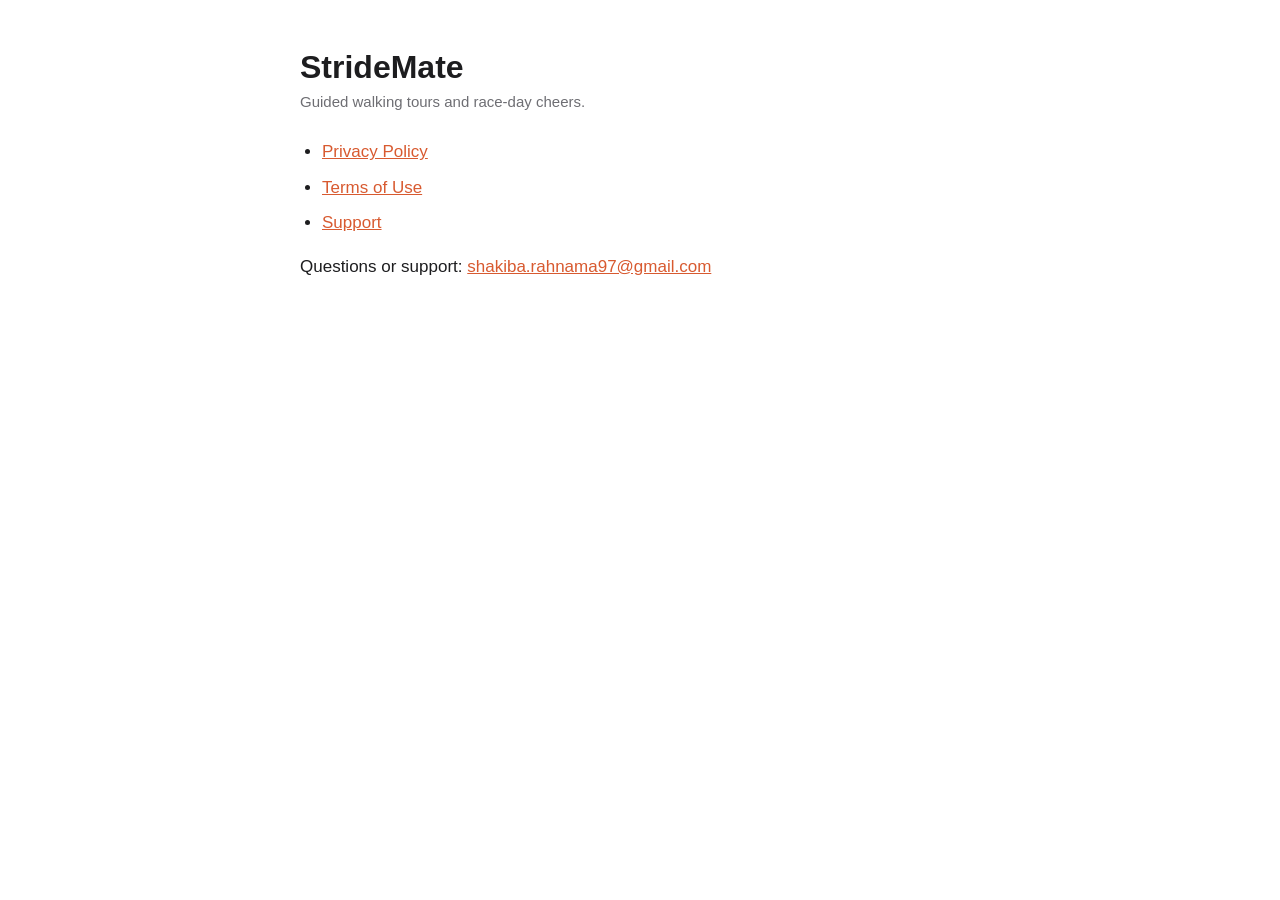
<file: index.html>
<!doctype html>
<html lang="en">
<head>
<meta charset="utf-8">
<meta name="viewport" content="width=device-width, initial-scale=1">
<title>StrideMate — Legal</title>
<link rel="stylesheet" href="style.css">
</head>
<body>
<main>
<h1>StrideMate</h1>
<p class="meta">Guided walking tours and race-day cheers.</p>
<ul>
  <li><a href="privacy.html">Privacy Policy</a></li>
  <li><a href="terms.html">Terms of Use</a></li>
  <li><a href="support.html">Support</a></li>
</ul>
<p>Questions or support: <a href="mailto:shakiba.rahnama97@gmail.com">shakiba.rahnama97@gmail.com</a></p>
</main>
</body>
</html>
</file>
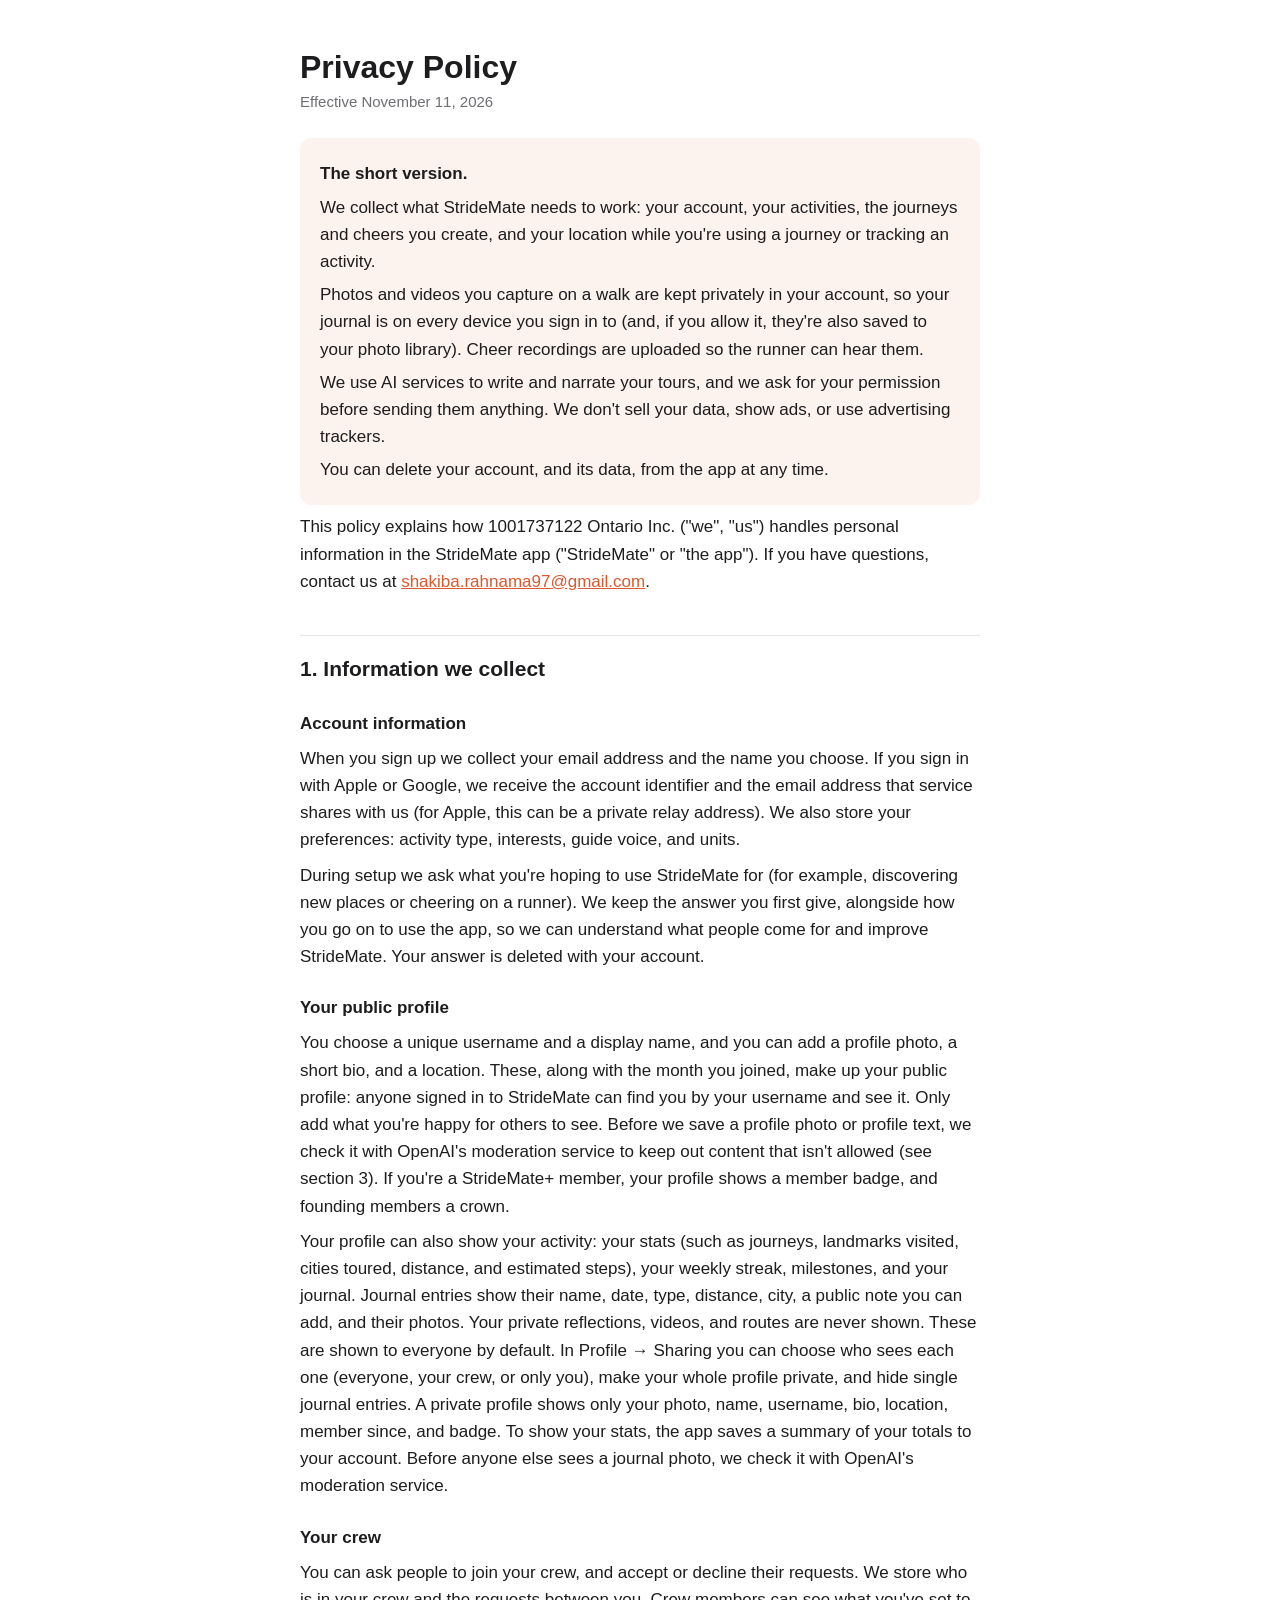
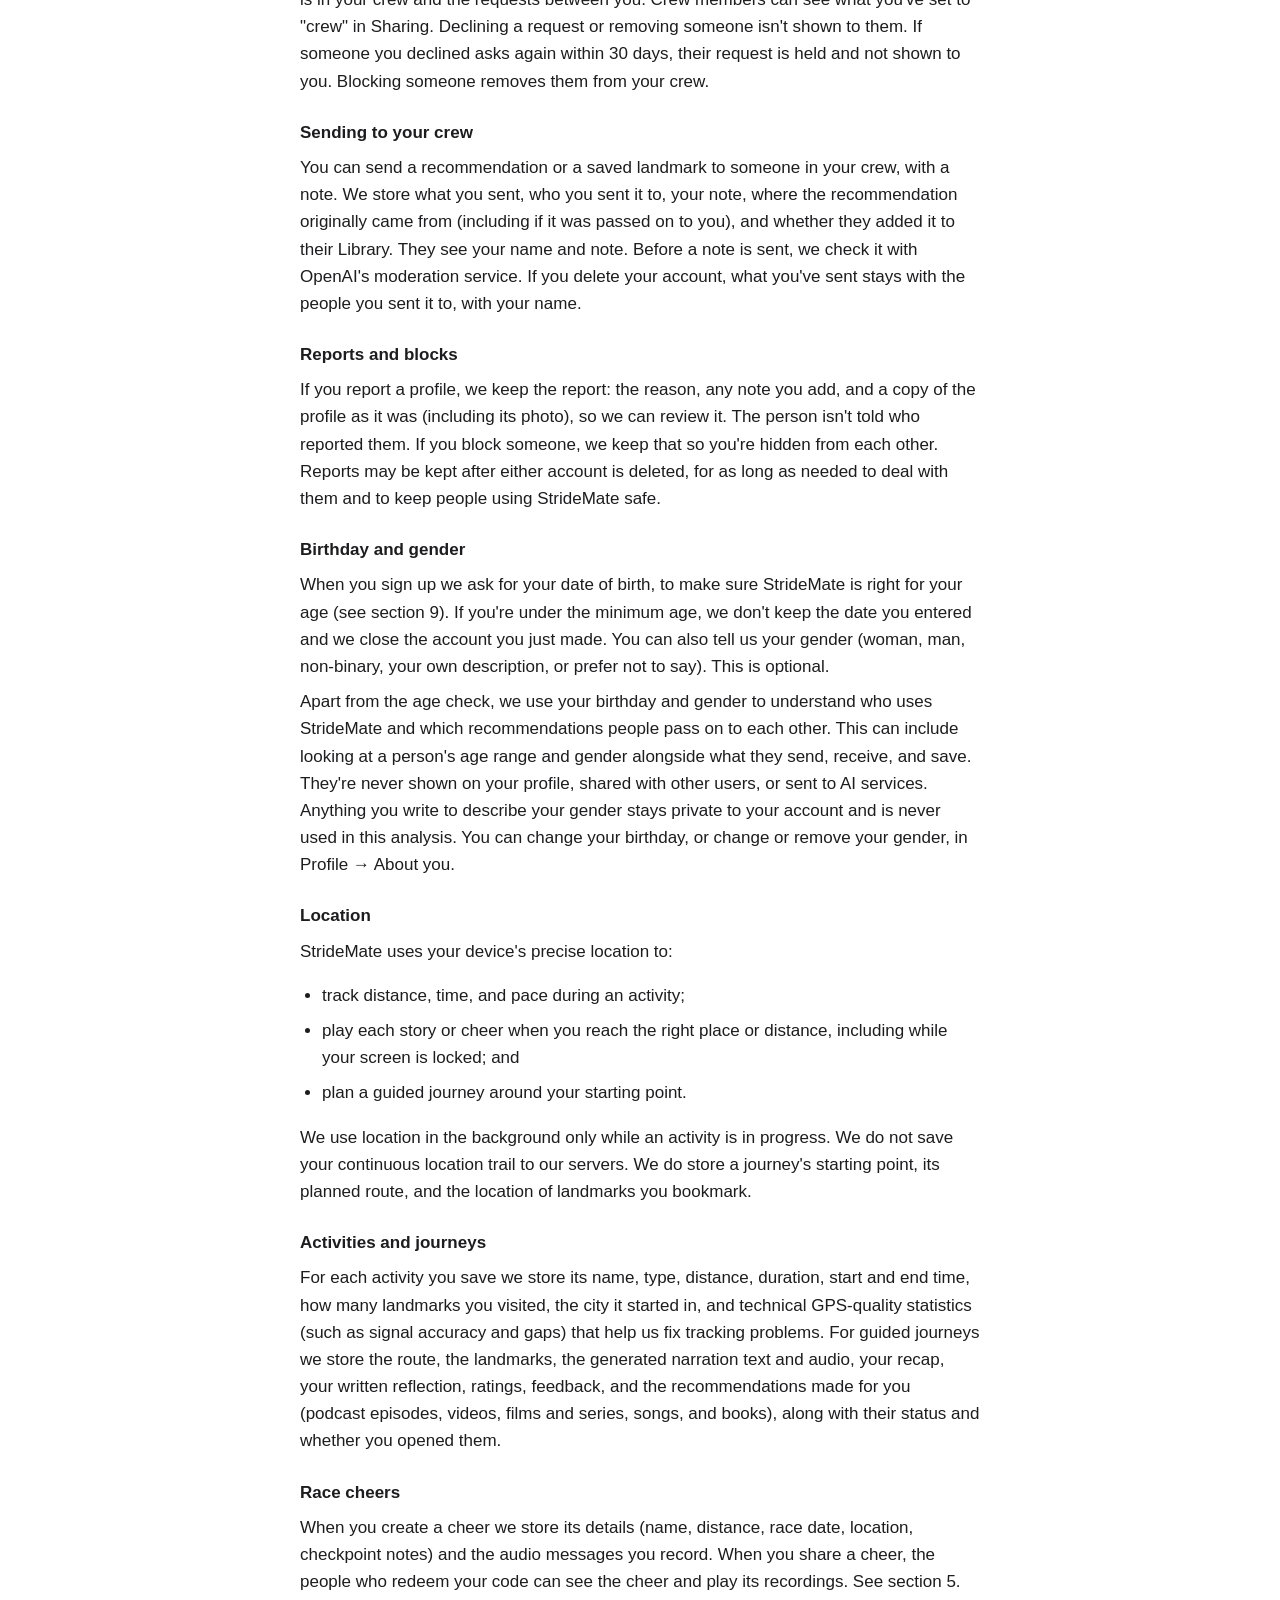
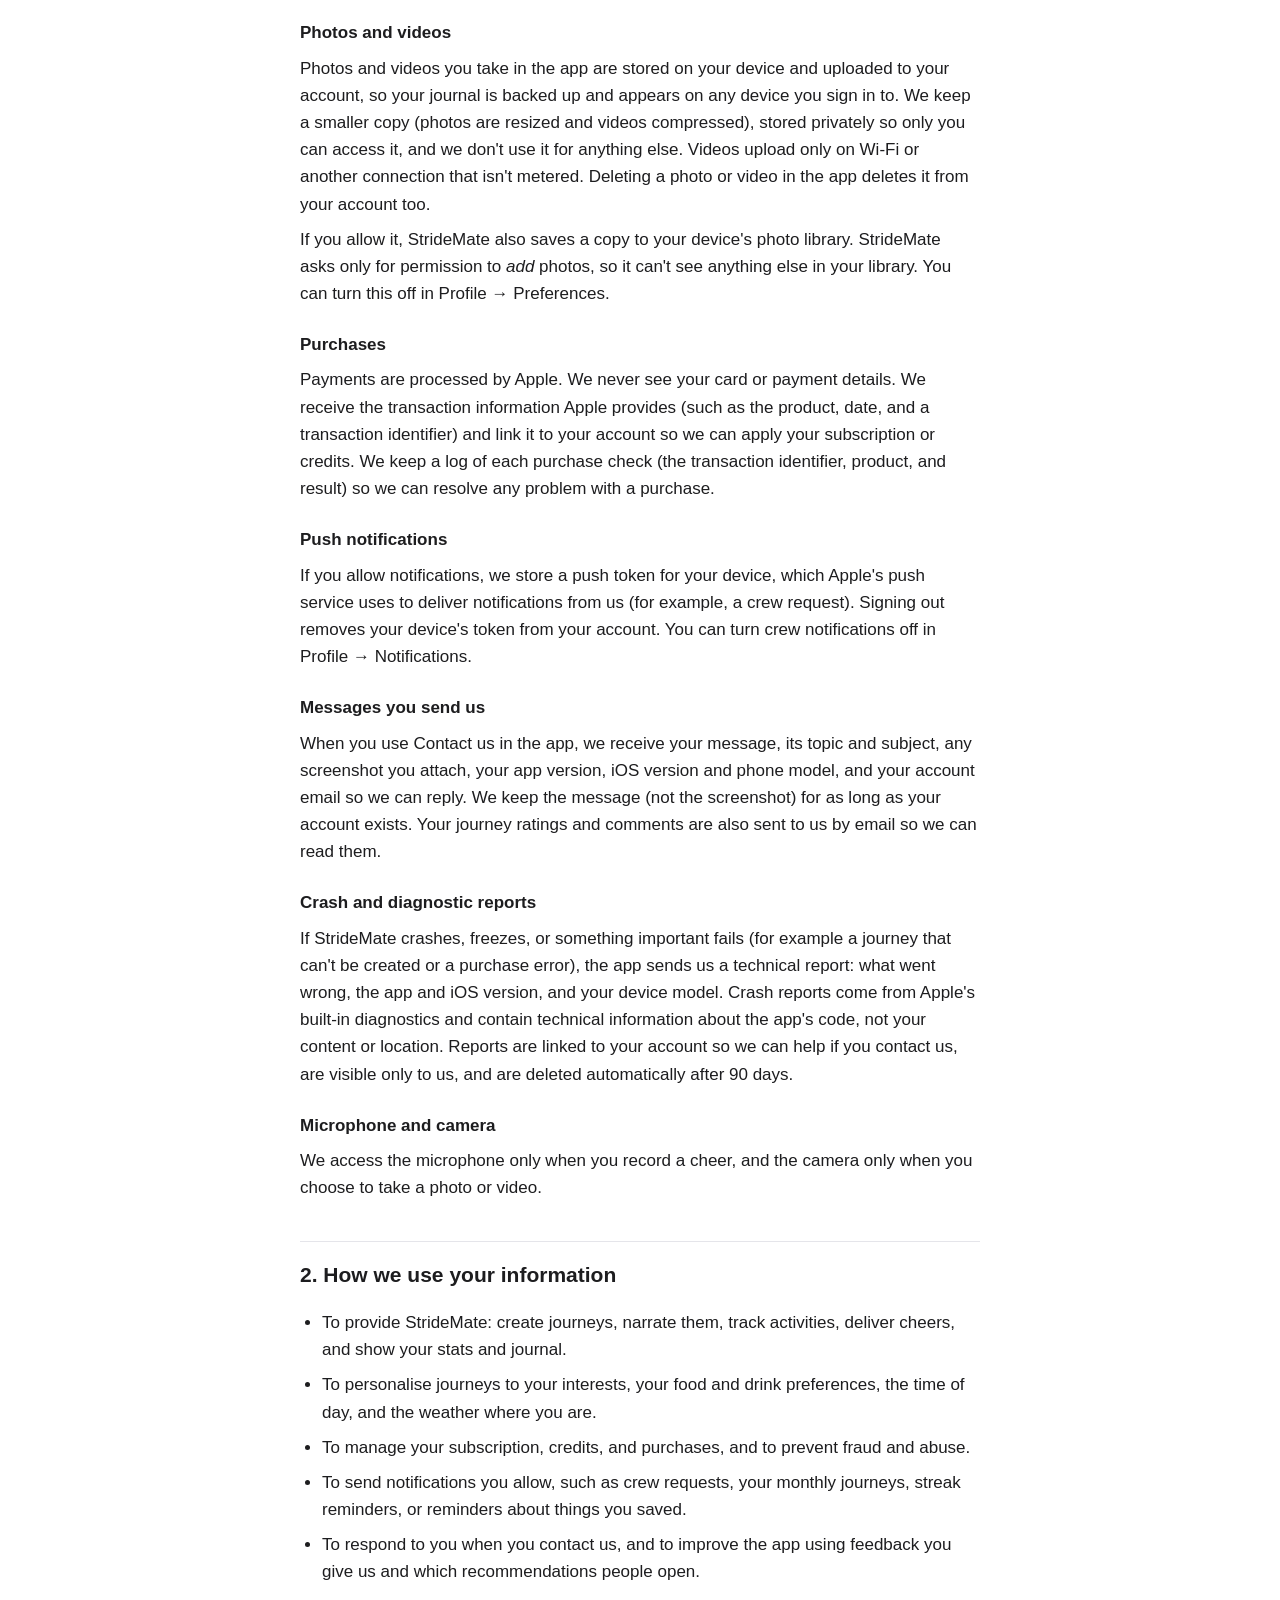
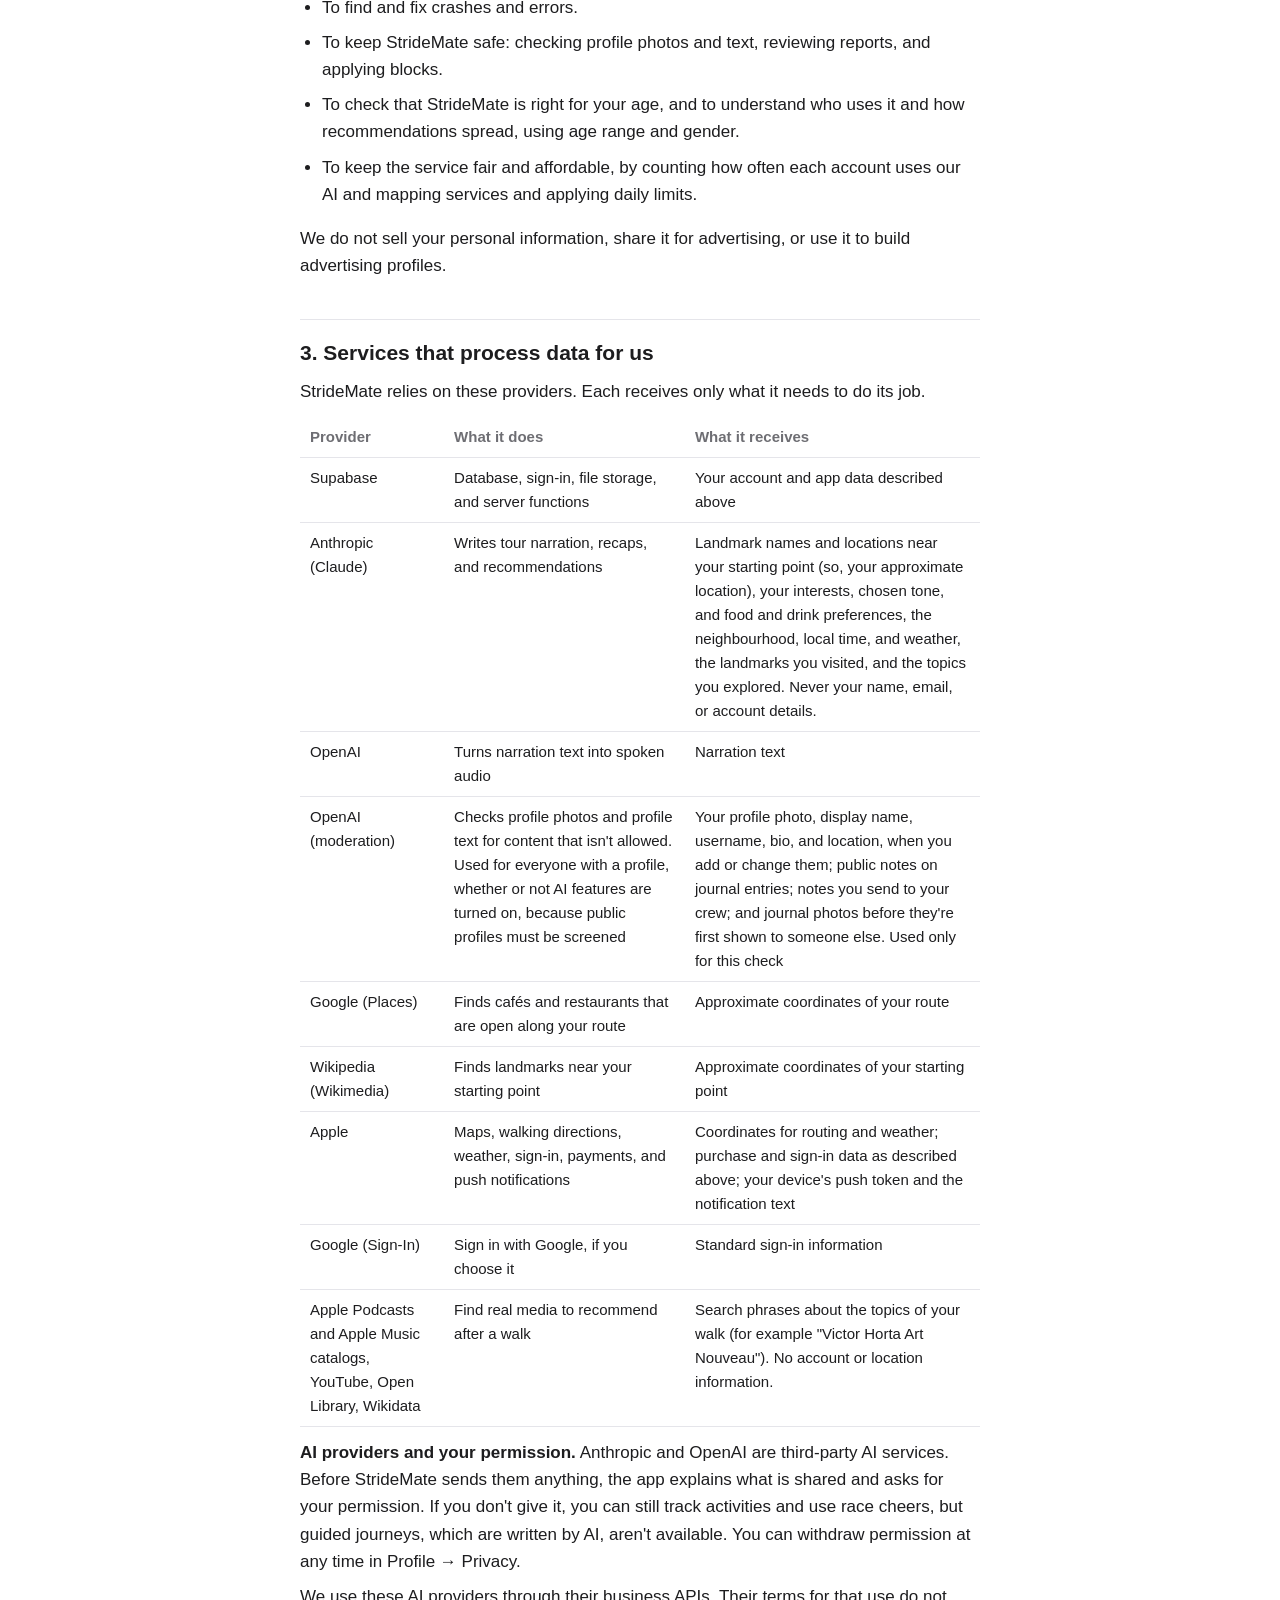
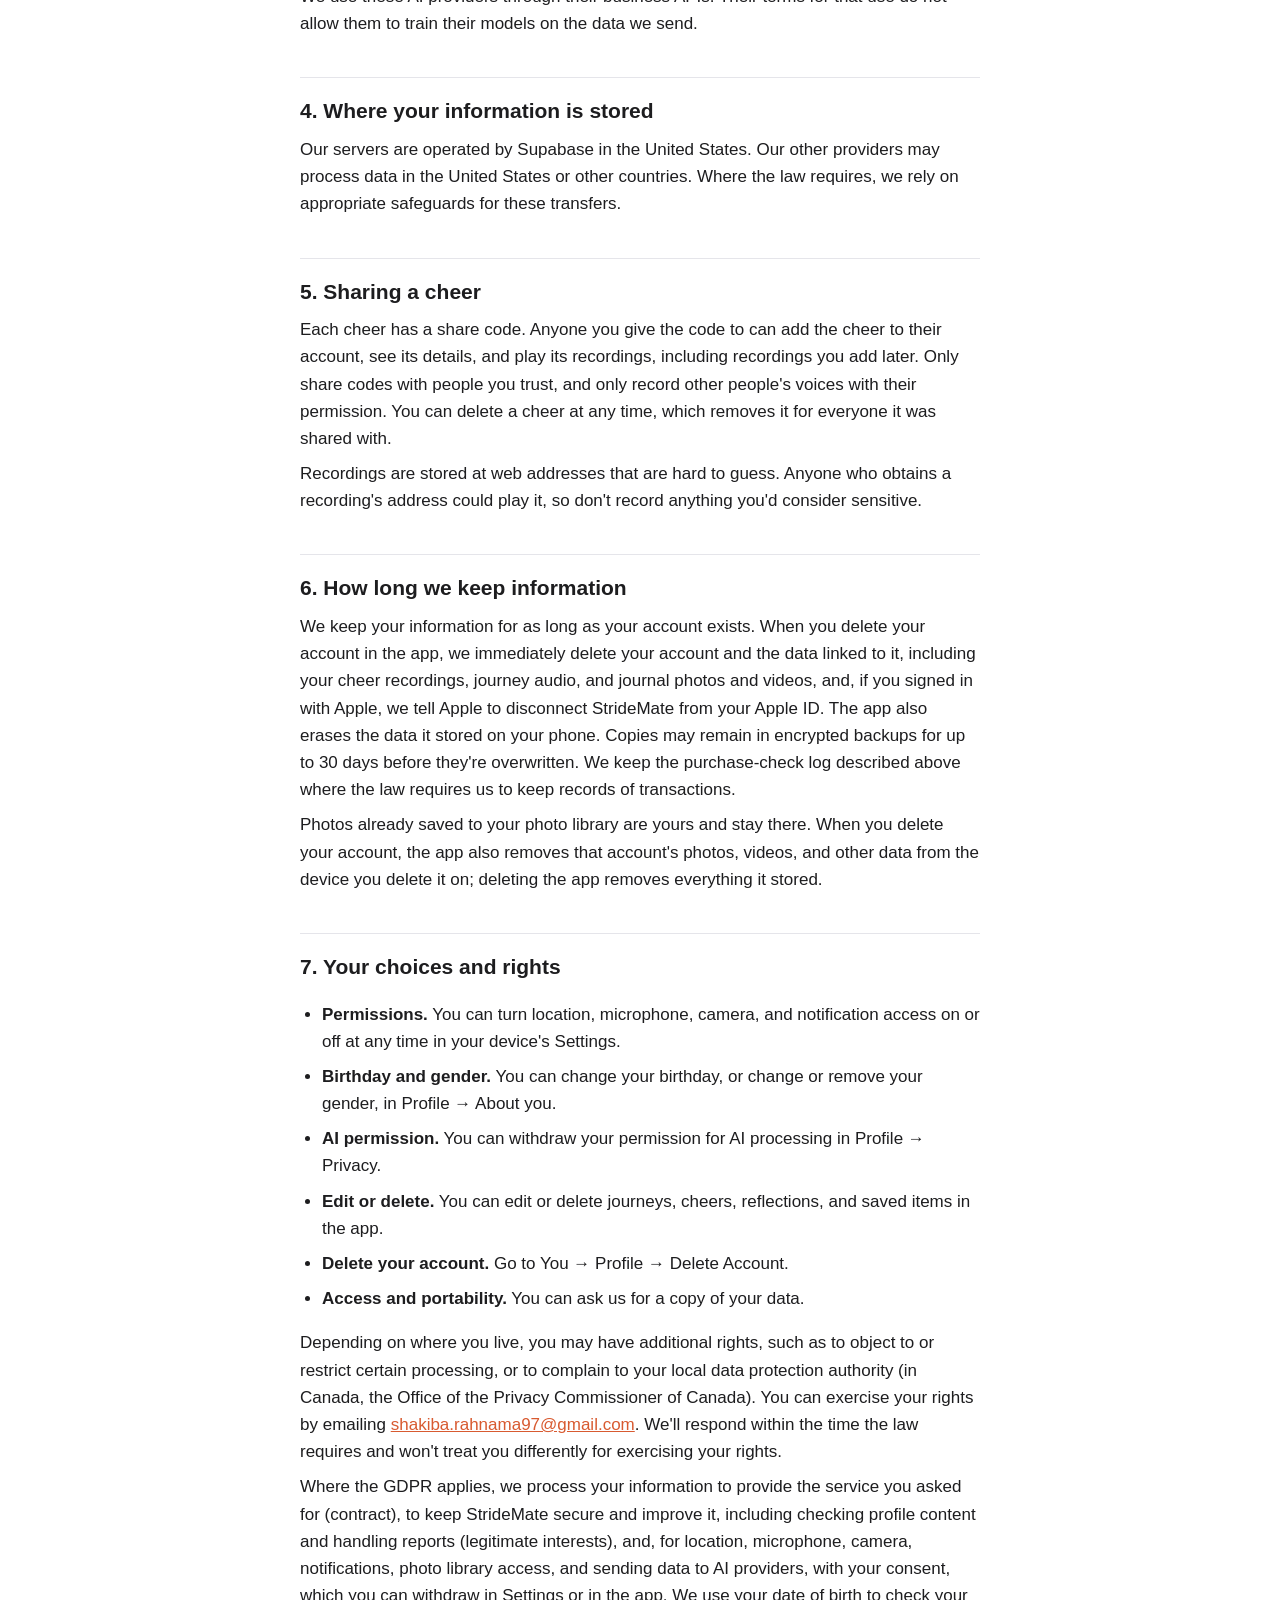
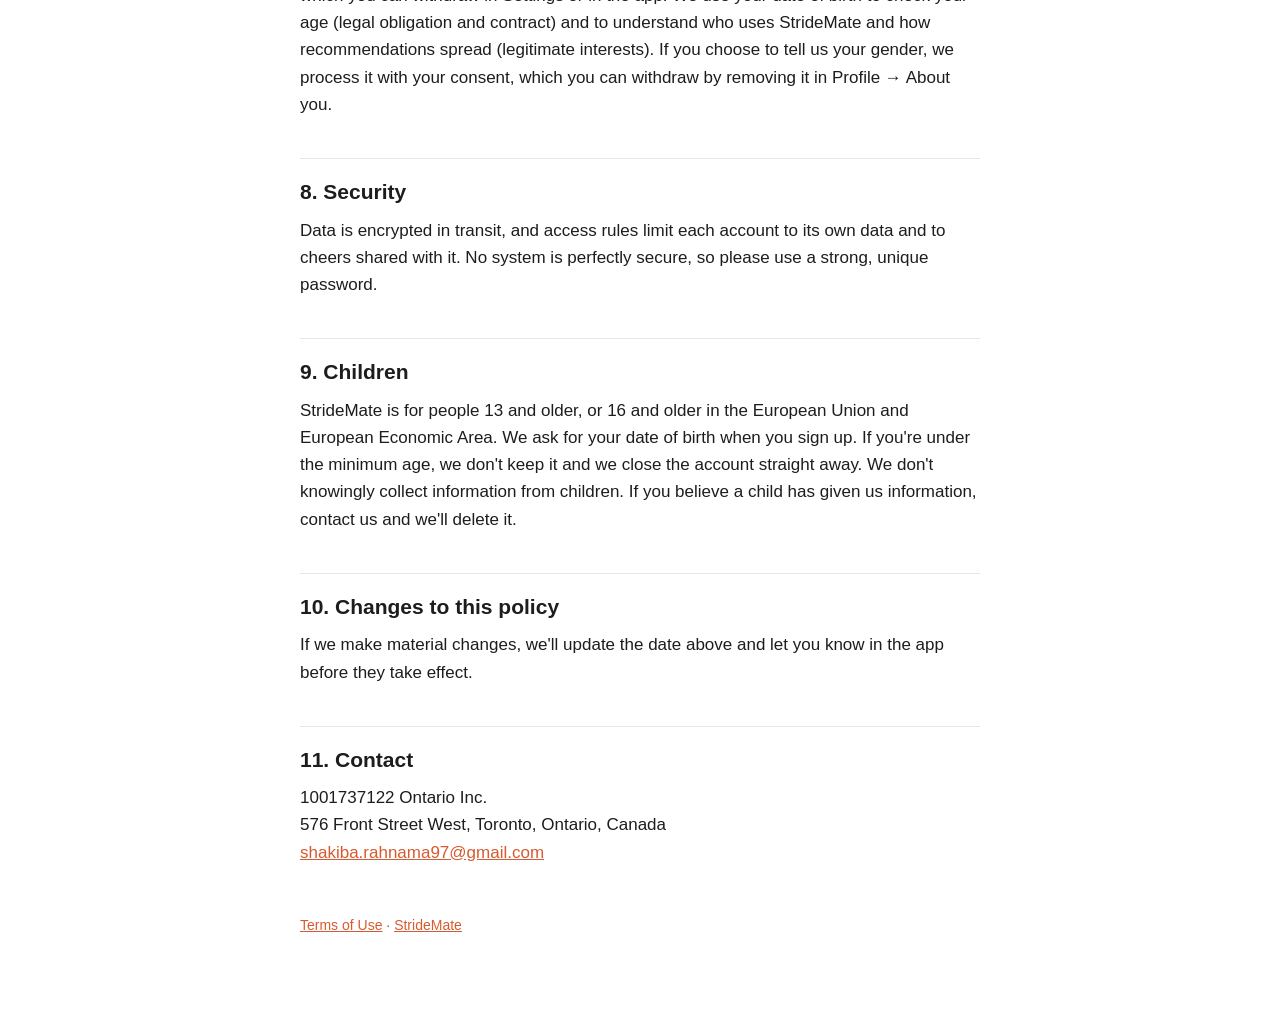
<file: privacy.html>
<!doctype html>
<html lang="en">
<head>
<meta charset="utf-8">
<meta name="viewport" content="width=device-width, initial-scale=1">
<title>StrideMate — Privacy Policy</title>
<link rel="stylesheet" href="style.css">
</head>
<body>
<main>
<h1>Privacy Policy</h1>
<p class="meta">Effective November 11, 2026</p>

<div class="summary">
<p><strong>The short version.</strong></p>
<p>We collect what StrideMate needs to work: your account, your activities, the journeys and cheers you create, and your location while you're using a journey or tracking an activity.</p>
<p>Photos and videos you capture on a walk are kept privately in your account, so your journal is on every device you sign in to (and, if you allow it, they're also saved to your photo library). Cheer recordings are uploaded so the runner can hear them.</p>
<p>We use AI services to write and narrate your tours, and we ask for your permission before sending them anything. We don't sell your data, show ads, or use advertising trackers.</p>
<p>You can delete your account, and its data, from the app at any time.</p>
</div>

<p>This policy explains how 1001737122 Ontario Inc. ("we", "us") handles personal information in the StrideMate app ("StrideMate" or "the app"). If you have questions, contact us at <a href="mailto:shakiba.rahnama97@gmail.com">shakiba.rahnama97@gmail.com</a>.</p>

<h2>1. Information we collect</h2>

<h3>Account information</h3>
<p>When you sign up we collect your email address and the name you choose. If you sign in with Apple or Google, we receive the account identifier and the email address that service shares with us (for Apple, this can be a private relay address). We also store your preferences: activity type, interests, guide voice, and units.</p>
<p>During setup we ask what you're hoping to use StrideMate for (for example, discovering new places or cheering on a runner). We keep the answer you first give, alongside how you go on to use the app, so we can understand what people come for and improve StrideMate. Your answer is deleted with your account.</p>

<h3>Your public profile</h3>
<p>You choose a unique username and a display name, and you can add a profile photo, a short bio, and a location. These, along with the month you joined, make up your public profile: anyone signed in to StrideMate can find you by your username and see it. Only add what you're happy for others to see. Before we save a profile photo or profile text, we check it with OpenAI's moderation service to keep out content that isn't allowed (see section 3). If you're a StrideMate+ member, your profile shows a member badge, and founding members a crown.</p>
<p>Your profile can also show your activity: your stats (such as journeys, landmarks visited, cities toured, distance, and estimated steps), your weekly streak, milestones, and your journal. Journal entries show their name, date, type, distance, city, a public note you can add, and their photos. Your private reflections, videos, and routes are never shown. These are shown to everyone by default. In Profile → Sharing you can choose who sees each one (everyone, your crew, or only you), make your whole profile private, and hide single journal entries. A private profile shows only your photo, name, username, bio, location, member since, and badge. To show your stats, the app saves a summary of your totals to your account. Before anyone else sees a journal photo, we check it with OpenAI's moderation service.</p>

<h3>Your crew</h3>
<p>You can ask people to join your crew, and accept or decline their requests. We store who is in your crew and the requests between you. Crew members can see what you've set to "crew" in Sharing. Declining a request or removing someone isn't shown to them. If someone you declined asks again within 30 days, their request is held and not shown to you. Blocking someone removes them from your crew.</p>

<h3>Sending to your crew</h3>
<p>You can send a recommendation or a saved landmark to someone in your crew, with a note. We store what you sent, who you sent it to, your note, where the recommendation originally came from (including if it was passed on to you), and whether they added it to their Library. They see your name and note. Before a note is sent, we check it with OpenAI's moderation service. If you delete your account, what you've sent stays with the people you sent it to, with your name.</p>

<h3>Reports and blocks</h3>
<p>If you report a profile, we keep the report: the reason, any note you add, and a copy of the profile as it was (including its photo), so we can review it. The person isn't told who reported them. If you block someone, we keep that so you're hidden from each other. Reports may be kept after either account is deleted, for as long as needed to deal with them and to keep people using StrideMate safe.</p>

<h3>Birthday and gender</h3>
<p>When you sign up we ask for your date of birth, to make sure StrideMate is right for your age (see section 9). If you're under the minimum age, we don't keep the date you entered and we close the account you just made. You can also tell us your gender (woman, man, non-binary, your own description, or prefer not to say). This is optional.</p>
<p>Apart from the age check, we use your birthday and gender to understand who uses StrideMate and which recommendations people pass on to each other. This can include looking at a person's age range and gender alongside what they send, receive, and save. They're never shown on your profile, shared with other users, or sent to AI services. Anything you write to describe your gender stays private to your account and is never used in this analysis. You can change your birthday, or change or remove your gender, in Profile → About you.</p>

<h3>Location</h3>
<p>StrideMate uses your device's precise location to:</p>
<ul>
  <li>track distance, time, and pace during an activity;</li>
  <li>play each story or cheer when you reach the right place or distance, including while your screen is locked; and</li>
  <li>plan a guided journey around your starting point.</li>
</ul>
<p>We use location in the background only while an activity is in progress. We do not save your continuous location trail to our servers. We do store a journey's starting point, its planned route, and the location of landmarks you bookmark.</p>

<h3>Activities and journeys</h3>
<p>For each activity you save we store its name, type, distance, duration, start and end time, how many landmarks you visited, the city it started in, and technical GPS-quality statistics (such as signal accuracy and gaps) that help us fix tracking problems. For guided journeys we store the route, the landmarks, the generated narration text and audio, your recap, your written reflection, ratings, feedback, and the recommendations made for you (podcast episodes, videos, films and series, songs, and books), along with their status and whether you opened them.</p>

<h3>Race cheers</h3>
<p>When you create a cheer we store its details (name, distance, race date, location, checkpoint notes) and the audio messages you record. When you share a cheer, the people who redeem your code can see the cheer and play its recordings. See section 5.</p>

<h3>Photos and videos</h3>
<p>Photos and videos you take in the app are stored on your device and uploaded to your account, so your journal is backed up and appears on any device you sign in to. We keep a smaller copy (photos are resized and videos compressed), stored privately so only you can access it, and we don't use it for anything else. Videos upload only on Wi-Fi or another connection that isn't metered. Deleting a photo or video in the app deletes it from your account too.</p>
<p>If you allow it, StrideMate also saves a copy to your device's photo library. StrideMate asks only for permission to <em>add</em> photos, so it can't see anything else in your library. You can turn this off in Profile → Preferences.</p>

<h3>Purchases</h3>
<p>Payments are processed by Apple. We never see your card or payment details. We receive the transaction information Apple provides (such as the product, date, and a transaction identifier) and link it to your account so we can apply your subscription or credits. We keep a log of each purchase check (the transaction identifier, product, and result) so we can resolve any problem with a purchase.</p>

<h3>Push notifications</h3>
<p>If you allow notifications, we store a push token for your device, which Apple's push service uses to deliver notifications from us (for example, a crew request). Signing out removes your device's token from your account. You can turn crew notifications off in Profile → Notifications.</p>

<h3>Messages you send us</h3>
<p>When you use Contact us in the app, we receive your message, its topic and subject, any screenshot you attach, your app version, iOS version and phone model, and your account email so we can reply. We keep the message (not the screenshot) for as long as your account exists. Your journey ratings and comments are also sent to us by email so we can read them.</p>

<h3>Crash and diagnostic reports</h3>
<p>If StrideMate crashes, freezes, or something important fails (for example a journey that can't be created or a purchase error), the app sends us a technical report: what went wrong, the app and iOS version, and your device model. Crash reports come from Apple's built-in diagnostics and contain technical information about the app's code, not your content or location. Reports are linked to your account so we can help if you contact us, are visible only to us, and are deleted automatically after 90 days.</p>

<h3>Microphone and camera</h3>
<p>We access the microphone only when you record a cheer, and the camera only when you choose to take a photo or video.</p>

<h2>2. How we use your information</h2>
<ul>
  <li>To provide StrideMate: create journeys, narrate them, track activities, deliver cheers, and show your stats and journal.</li>
  <li>To personalise journeys to your interests, your food and drink preferences, the time of day, and the weather where you are.</li>
  <li>To manage your subscription, credits, and purchases, and to prevent fraud and abuse.</li>
  <li>To send notifications you allow, such as crew requests, your monthly journeys, streak reminders, or reminders about things you saved.</li>
  <li>To respond to you when you contact us, and to improve the app using feedback you give us and which recommendations people open.</li>
  <li>To find and fix crashes and errors.</li>
  <li>To keep StrideMate safe: checking profile photos and text, reviewing reports, and applying blocks.</li>
  <li>To check that StrideMate is right for your age, and to understand who uses it and how recommendations spread, using age range and gender.</li>
  <li>To keep the service fair and affordable, by counting how often each account uses our AI and mapping services and applying daily limits.</li>
</ul>
<p>We do not sell your personal information, share it for advertising, or use it to build advertising profiles.</p>

<h2>3. Services that process data for us</h2>
<p>StrideMate relies on these providers. Each receives only what it needs to do its job.</p>
<table>
  <tr><th>Provider</th><th>What it does</th><th>What it receives</th></tr>
  <tr><td>Supabase</td><td>Database, sign-in, file storage, and server functions</td><td>Your account and app data described above</td></tr>
  <tr><td>Anthropic (Claude)</td><td>Writes tour narration, recaps, and recommendations</td><td>Landmark names and locations near your starting point (so, your approximate location), your interests, chosen tone, and food and drink preferences, the neighbourhood, local time, and weather, the landmarks you visited, and the topics you explored. Never your name, email, or account details.</td></tr>
  <tr><td>OpenAI</td><td>Turns narration text into spoken audio</td><td>Narration text</td></tr>
  <tr><td>OpenAI (moderation)</td><td>Checks profile photos and profile text for content that isn't allowed. Used for everyone with a profile, whether or not AI features are turned on, because public profiles must be screened</td><td>Your profile photo, display name, username, bio, and location, when you add or change them; public notes on journal entries; notes you send to your crew; and journal photos before they're first shown to someone else. Used only for this check</td></tr>
  <tr><td>Google (Places)</td><td>Finds cafés and restaurants that are open along your route</td><td>Approximate coordinates of your route</td></tr>
  <tr><td>Wikipedia (Wikimedia)</td><td>Finds landmarks near your starting point</td><td>Approximate coordinates of your starting point</td></tr>
  <tr><td>Apple</td><td>Maps, walking directions, weather, sign-in, payments, and push notifications</td><td>Coordinates for routing and weather; purchase and sign-in data as described above; your device's push token and the notification text</td></tr>
  <tr><td>Google (Sign-In)</td><td>Sign in with Google, if you choose it</td><td>Standard sign-in information</td></tr>
  <tr><td>Apple Podcasts and Apple Music catalogs, YouTube, Open Library, Wikidata</td><td>Find real media to recommend after a walk</td><td>Search phrases about the topics of your walk (for example "Victor Horta Art Nouveau"). No account or location information.</td></tr>
</table>
<p><strong>AI providers and your permission.</strong> Anthropic and OpenAI are third-party AI services. Before StrideMate sends them anything, the app explains what is shared and asks for your permission. If you don't give it, you can still track activities and use race cheers, but guided journeys, which are written by AI, aren't available. You can withdraw permission at any time in Profile → Privacy.</p>
<p>We use these AI providers through their business APIs. Their terms for that use do not allow them to train their models on the data we send.</p>

<h2>4. Where your information is stored</h2>
<p>Our servers are operated by Supabase in the United States. Our other providers may process data in the United States or other countries. Where the law requires, we rely on appropriate safeguards for these transfers.</p>

<h2>5. Sharing a cheer</h2>
<p>Each cheer has a share code. Anyone you give the code to can add the cheer to their account, see its details, and play its recordings, including recordings you add later. Only share codes with people you trust, and only record other people's voices with their permission. You can delete a cheer at any time, which removes it for everyone it was shared with.</p>
<p>Recordings are stored at web addresses that are hard to guess. Anyone who obtains a recording's address could play it, so don't record anything you'd consider sensitive.</p>

<h2>6. How long we keep information</h2>
<p>We keep your information for as long as your account exists. When you delete your account in the app, we immediately delete your account and the data linked to it, including your cheer recordings, journey audio, and journal photos and videos, and, if you signed in with Apple, we tell Apple to disconnect StrideMate from your Apple ID. The app also erases the data it stored on your phone. Copies may remain in encrypted backups for up to 30 days before they're overwritten. We keep the purchase-check log described above where the law requires us to keep records of transactions.</p>
<p>Photos already saved to your photo library are yours and stay there. When you delete your account, the app also removes that account's photos, videos, and other data from the device you delete it on; deleting the app removes everything it stored.</p>

<h2>7. Your choices and rights</h2>
<ul>
  <li><strong>Permissions.</strong> You can turn location, microphone, camera, and notification access on or off at any time in your device's Settings.</li>
  <li><strong>Birthday and gender.</strong> You can change your birthday, or change or remove your gender, in Profile → About you.</li>
  <li><strong>AI permission.</strong> You can withdraw your permission for AI processing in Profile → Privacy.</li>
  <li><strong>Edit or delete.</strong> You can edit or delete journeys, cheers, reflections, and saved items in the app.</li>
  <li><strong>Delete your account.</strong> Go to You → Profile → Delete Account.</li>
  <li><strong>Access and portability.</strong> You can ask us for a copy of your data.</li>
</ul>
<p>Depending on where you live, you may have additional rights, such as to object to or restrict certain processing, or to complain to your local data protection authority (in Canada, the Office of the Privacy Commissioner of Canada). You can exercise your rights by emailing <a href="mailto:shakiba.rahnama97@gmail.com">shakiba.rahnama97@gmail.com</a>. We'll respond within the time the law requires and won't treat you differently for exercising your rights.</p>
<p>Where the GDPR applies, we process your information to provide the service you asked for (contract), to keep StrideMate secure and improve it, including checking profile content and handling reports (legitimate interests), and, for location, microphone, camera, notifications, photo library access, and sending data to AI providers, with your consent, which you can withdraw in Settings or in the app. We use your date of birth to check your age (legal obligation and contract) and to understand who uses StrideMate and how recommendations spread (legitimate interests). If you choose to tell us your gender, we process it with your consent, which you can withdraw by removing it in Profile → About you.</p>

<h2>8. Security</h2>
<p>Data is encrypted in transit, and access rules limit each account to its own data and to cheers shared with it. No system is perfectly secure, so please use a strong, unique password.</p>

<h2>9. Children</h2>
<p>StrideMate is for people 13 and older, or 16 and older in the European Union and European Economic Area. We ask for your date of birth when you sign up. If you're under the minimum age, we don't keep it and we close the account straight away. We don't knowingly collect information from children. If you believe a child has given us information, contact us and we'll delete it.</p>

<h2>10. Changes to this policy</h2>
<p>If we make material changes, we'll update the date above and let you know in the app before they take effect.</p>

<h2>11. Contact</h2>
<p>1001737122 Ontario Inc.<br>576 Front Street West, Toronto, Ontario, Canada<br><a href="mailto:shakiba.rahnama97@gmail.com">shakiba.rahnama97@gmail.com</a></p>

<footer><a href="terms.html">Terms of Use</a> · <a href="index.html">StrideMate</a></footer>
</main>
</body>
</html>
</file>
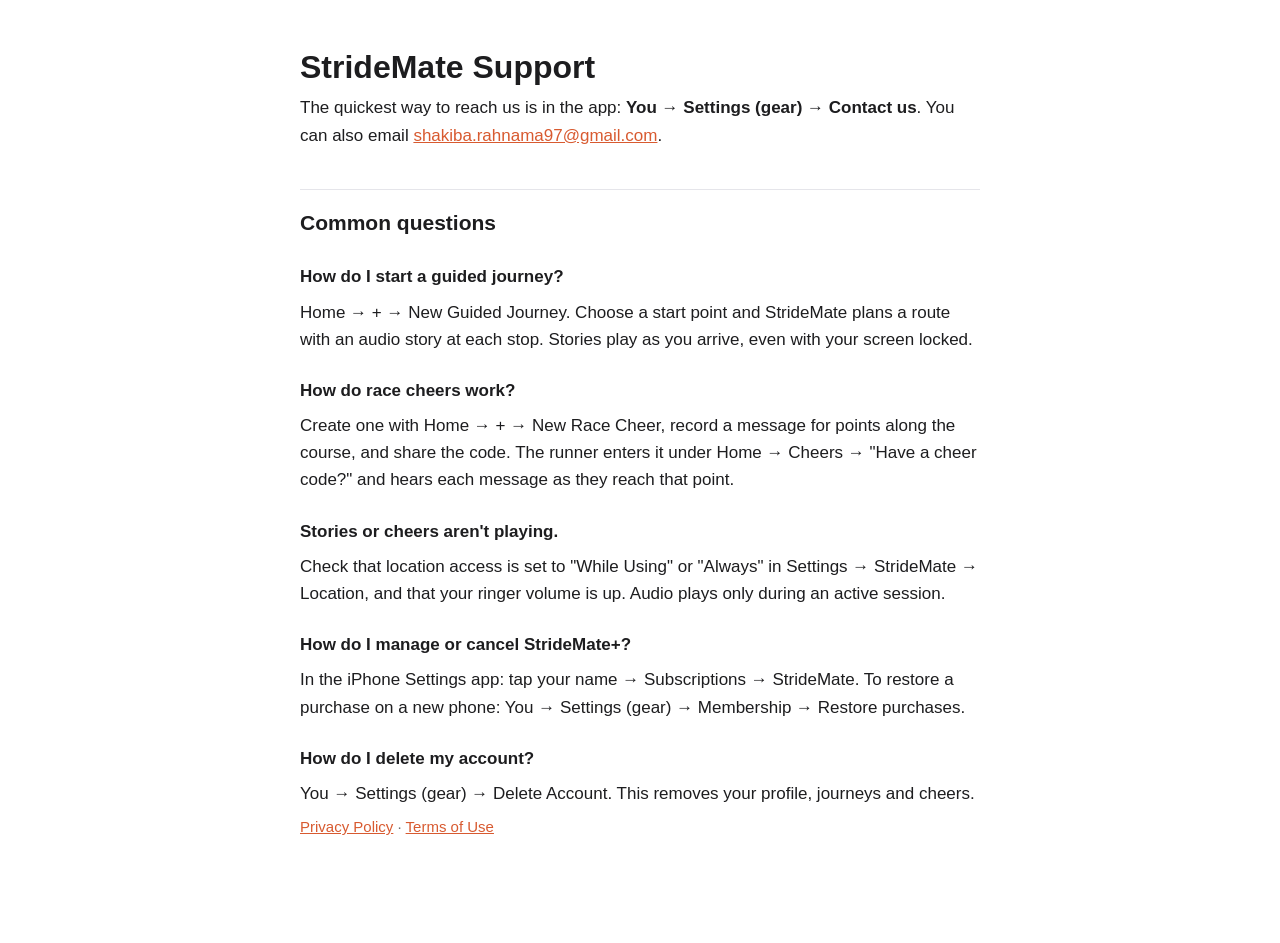
<file: support.html>
<!doctype html>
<html lang="en">
<head>
<meta charset="utf-8">
<meta name="viewport" content="width=device-width, initial-scale=1">
<title>StrideMate — Support</title>
<link rel="stylesheet" href="style.css">
</head>
<body>
<main>
<h1>StrideMate Support</h1>
<p>The quickest way to reach us is in the app: <b>You → Settings (gear) → Contact us</b>. You can also email <a href="mailto:shakiba.rahnama97@gmail.com">shakiba.rahnama97@gmail.com</a>.</p>

<h2>Common questions</h2>

<h3>How do I start a guided journey?</h3>
<p>Home → + → New Guided Journey. Choose a start point and StrideMate plans a route with an audio story at each stop. Stories play as you arrive, even with your screen locked.</p>

<h3>How do race cheers work?</h3>
<p>Create one with Home → + → New Race Cheer, record a message for points along the course, and share the code. The runner enters it under Home → Cheers → "Have a cheer code?" and hears each message as they reach that point.</p>

<h3>Stories or cheers aren't playing.</h3>
<p>Check that location access is set to "While Using" or "Always" in Settings → StrideMate → Location, and that your ringer volume is up. Audio plays only during an active session.</p>

<h3>How do I manage or cancel StrideMate+?</h3>
<p>In the iPhone Settings app: tap your name → Subscriptions → StrideMate. To restore a purchase on a new phone: You → Settings (gear) → Membership → Restore purchases.</p>

<h3>How do I delete my account?</h3>
<p>You → Settings (gear) → Delete Account. This removes your profile, journeys and cheers.</p>

<p class="meta"><a href="privacy.html">Privacy Policy</a> · <a href="terms.html">Terms of Use</a></p>
</main>
</body>
</html>
</file>
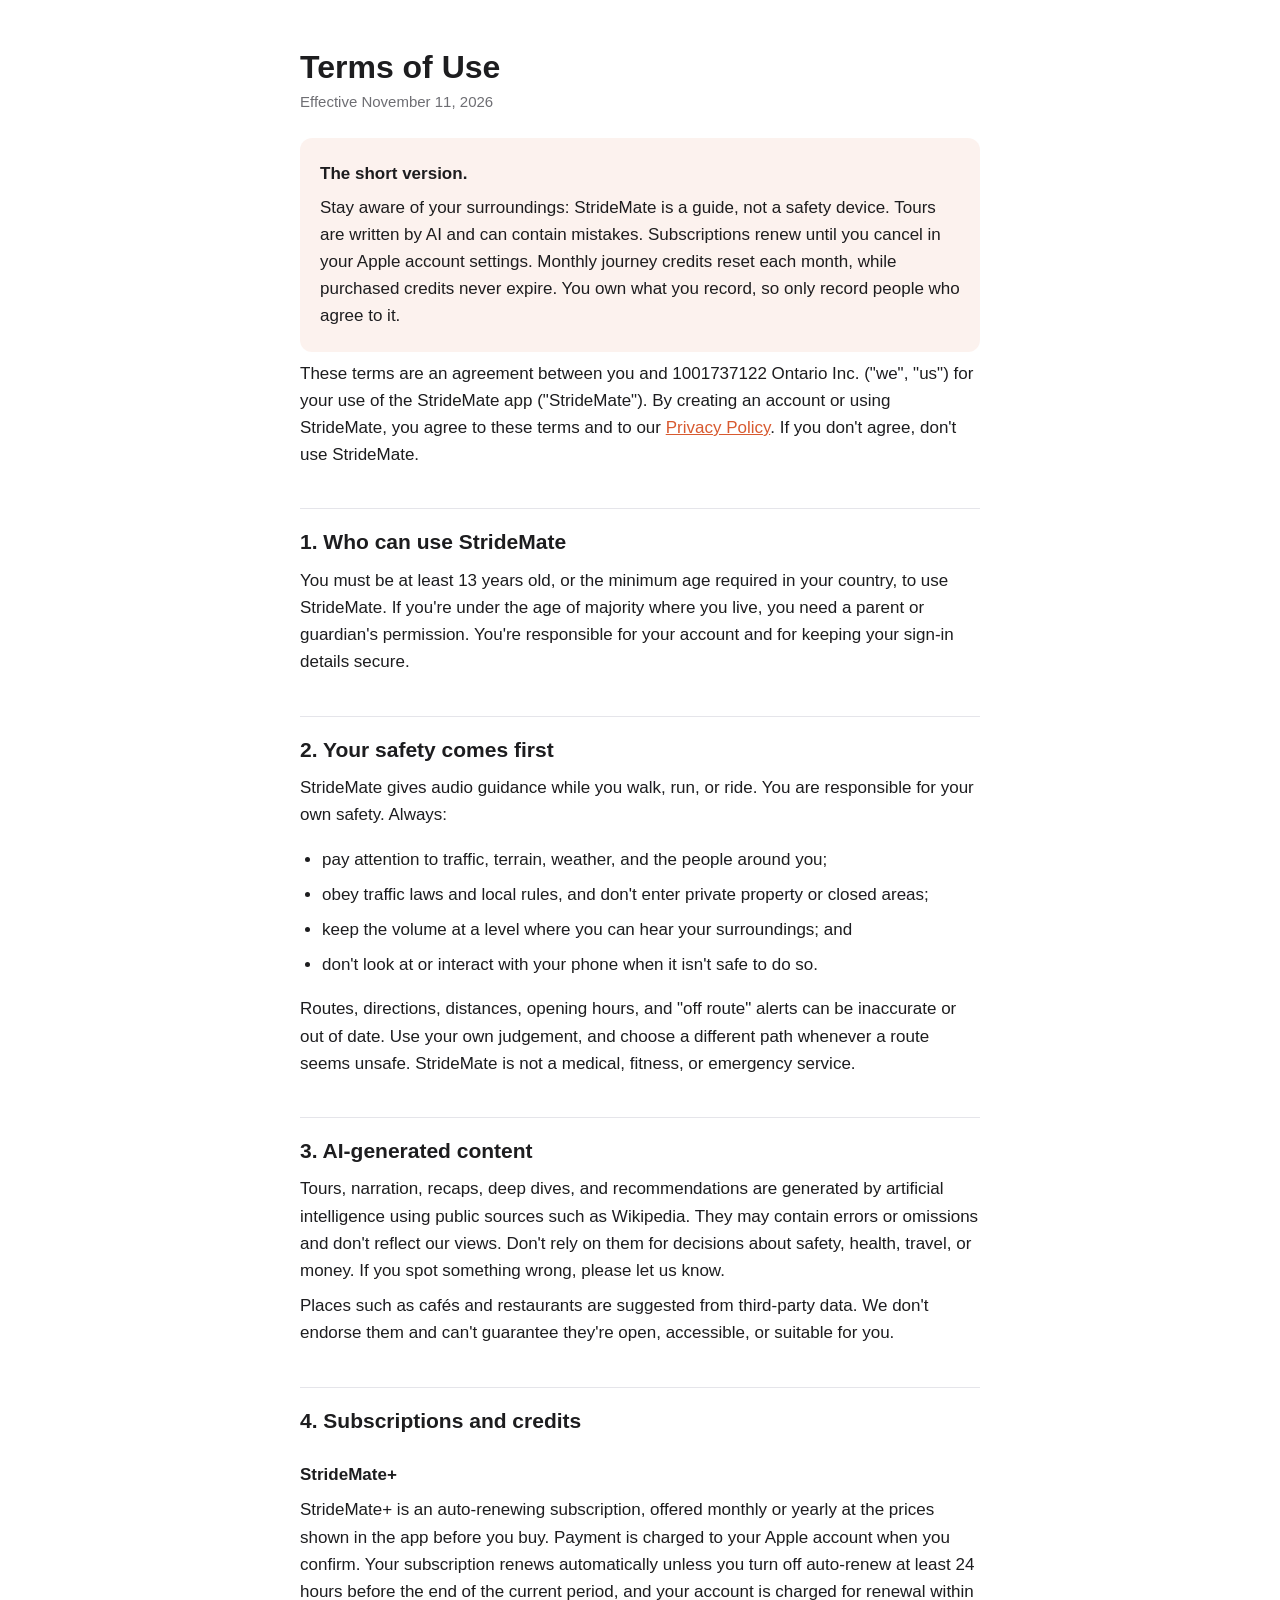
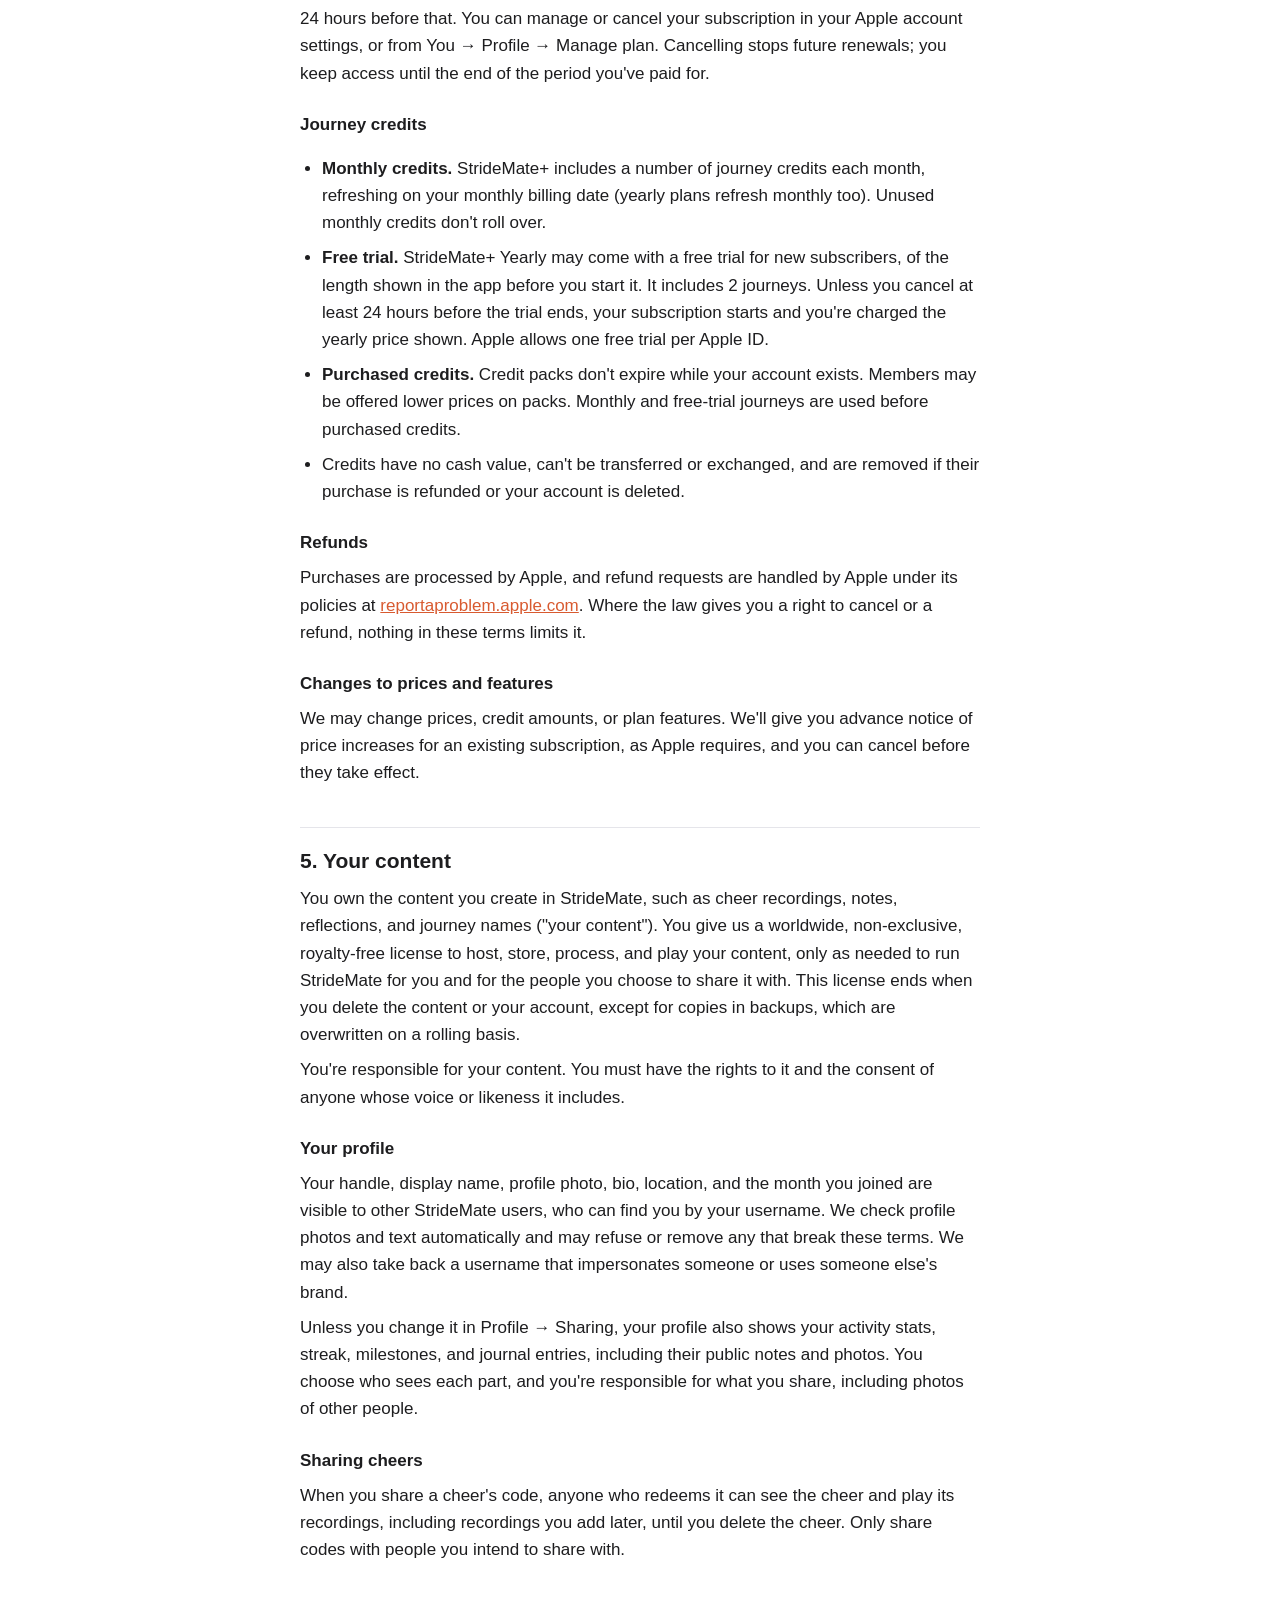
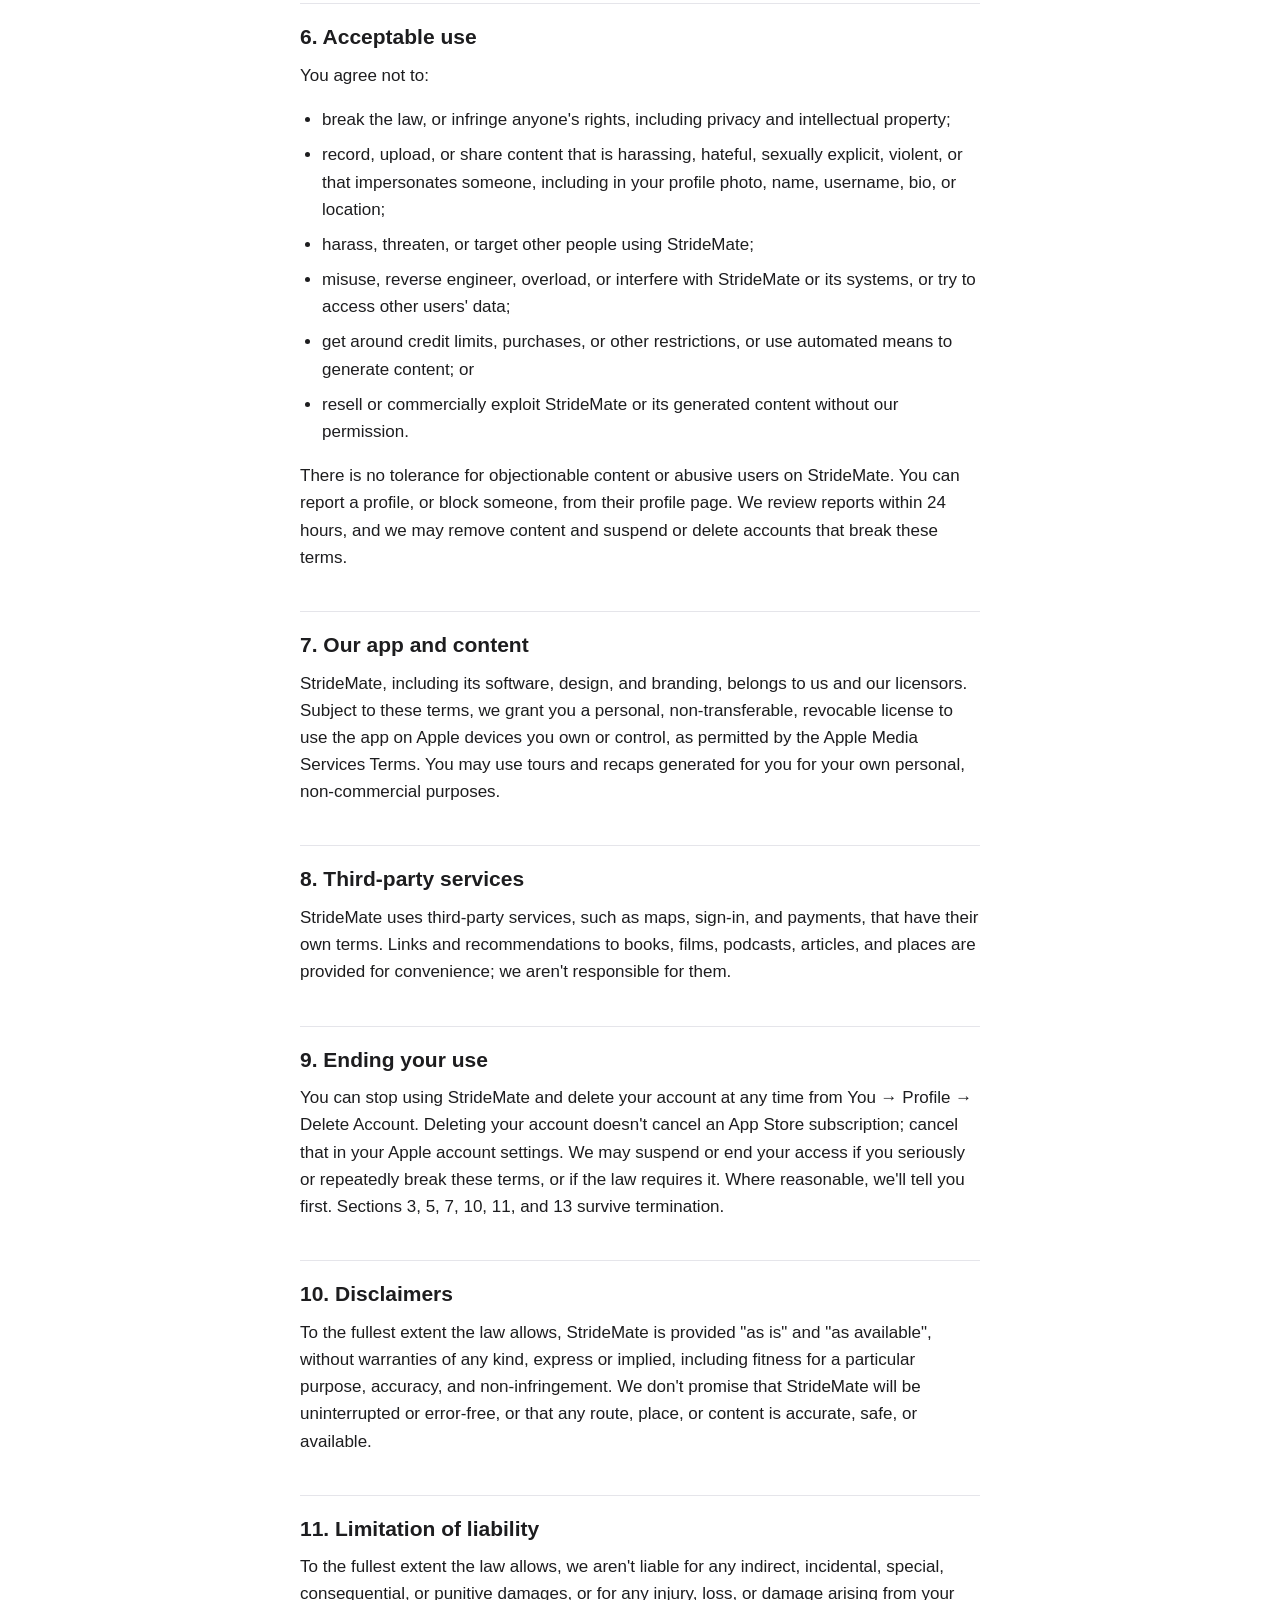
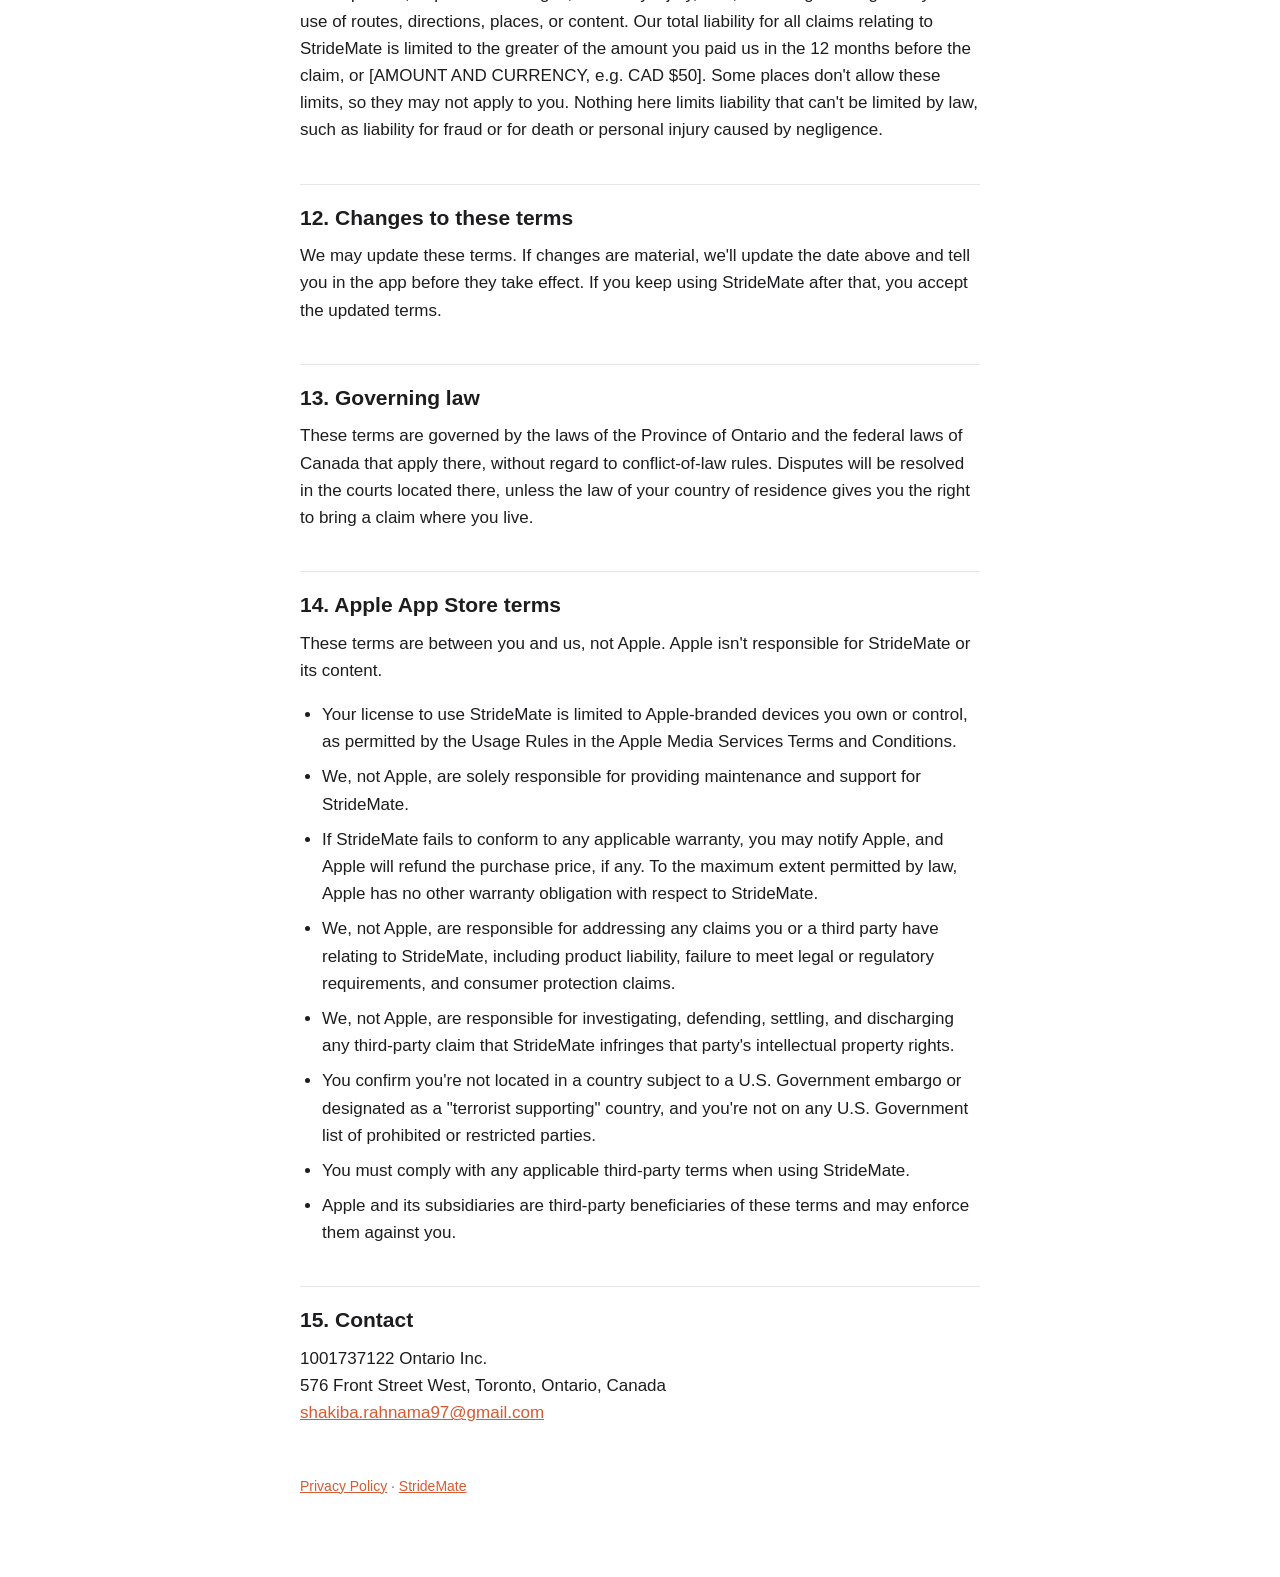
<file: terms.html>
<!doctype html>
<html lang="en">
<head>
<meta charset="utf-8">
<meta name="viewport" content="width=device-width, initial-scale=1">
<title>StrideMate — Terms of Use</title>
<link rel="stylesheet" href="style.css">
</head>
<body>
<main>
<h1>Terms of Use</h1>
<p class="meta">Effective November 11, 2026</p>

<div class="summary">
<p><strong>The short version.</strong></p>
<p>Stay aware of your surroundings: StrideMate is a guide, not a safety device. Tours are written by AI and can contain mistakes. Subscriptions renew until you cancel in your Apple account settings. Monthly journey credits reset each month, while purchased credits never expire. You own what you record, so only record people who agree to it.</p>
</div>

<p>These terms are an agreement between you and 1001737122 Ontario Inc. ("we", "us") for your use of the StrideMate app ("StrideMate"). By creating an account or using StrideMate, you agree to these terms and to our <a href="privacy.html">Privacy Policy</a>. If you don't agree, don't use StrideMate.</p>

<h2>1. Who can use StrideMate</h2>
<p>You must be at least 13 years old, or the minimum age required in your country, to use StrideMate. If you're under the age of majority where you live, you need a parent or guardian's permission. You're responsible for your account and for keeping your sign-in details secure.</p>

<h2>2. Your safety comes first</h2>
<p>StrideMate gives audio guidance while you walk, run, or ride. You are responsible for your own safety. Always:</p>
<ul>
  <li>pay attention to traffic, terrain, weather, and the people around you;</li>
  <li>obey traffic laws and local rules, and don't enter private property or closed areas;</li>
  <li>keep the volume at a level where you can hear your surroundings; and</li>
  <li>don't look at or interact with your phone when it isn't safe to do so.</li>
</ul>
<p>Routes, directions, distances, opening hours, and "off route" alerts can be inaccurate or out of date. Use your own judgement, and choose a different path whenever a route seems unsafe. StrideMate is not a medical, fitness, or emergency service.</p>

<h2>3. AI-generated content</h2>
<p>Tours, narration, recaps, deep dives, and recommendations are generated by artificial intelligence using public sources such as Wikipedia. They may contain errors or omissions and don't reflect our views. Don't rely on them for decisions about safety, health, travel, or money. If you spot something wrong, please let us know.</p>
<p>Places such as cafés and restaurants are suggested from third-party data. We don't endorse them and can't guarantee they're open, accessible, or suitable for you.</p>

<h2>4. Subscriptions and credits</h2>
<h3>StrideMate+</h3>
<p>StrideMate+ is an auto-renewing subscription, offered monthly or yearly at the prices shown in the app before you buy. Payment is charged to your Apple account when you confirm. Your subscription renews automatically unless you turn off auto-renew at least 24 hours before the end of the current period, and your account is charged for renewal within 24 hours before that. You can manage or cancel your subscription in your Apple account settings, or from You → Profile → Manage plan. Cancelling stops future renewals; you keep access until the end of the period you've paid for.</p>

<h3>Journey credits</h3>
<ul>
  <li><strong>Monthly credits.</strong> StrideMate+ includes a number of journey credits each month, refreshing on your monthly billing date (yearly plans refresh monthly too). Unused monthly credits don't roll over.</li>
  <li><strong>Free trial.</strong> StrideMate+ Yearly may come with a free trial for new subscribers, of the length shown in the app before you start it. It includes 2 journeys. Unless you cancel at least 24 hours before the trial ends, your subscription starts and you're charged the yearly price shown. Apple allows one free trial per Apple ID.</li>
  <li><strong>Purchased credits.</strong> Credit packs don't expire while your account exists. Members may be offered lower prices on packs. Monthly and free-trial journeys are used before purchased credits.</li>
  <li>Credits have no cash value, can't be transferred or exchanged, and are removed if their purchase is refunded or your account is deleted.</li>
</ul>

<h3>Refunds</h3>
<p>Purchases are processed by Apple, and refund requests are handled by Apple under its policies at <a href="https://reportaproblem.apple.com">reportaproblem.apple.com</a>. Where the law gives you a right to cancel or a refund, nothing in these terms limits it.</p>

<h3>Changes to prices and features</h3>
<p>We may change prices, credit amounts, or plan features. We'll give you advance notice of price increases for an existing subscription, as Apple requires, and you can cancel before they take effect.</p>

<h2>5. Your content</h2>
<p>You own the content you create in StrideMate, such as cheer recordings, notes, reflections, and journey names ("your content"). You give us a worldwide, non-exclusive, royalty-free license to host, store, process, and play your content, only as needed to run StrideMate for you and for the people you choose to share it with. This license ends when you delete the content or your account, except for copies in backups, which are overwritten on a rolling basis.</p>
<p>You're responsible for your content. You must have the rights to it and the consent of anyone whose voice or likeness it includes.</p>

<h3>Your profile</h3>
<p>Your handle, display name, profile photo, bio, location, and the month you joined are visible to other StrideMate users, who can find you by your username. We check profile photos and text automatically and may refuse or remove any that break these terms. We may also take back a username that impersonates someone or uses someone else's brand.</p>
<p>Unless you change it in Profile → Sharing, your profile also shows your activity stats, streak, milestones, and journal entries, including their public notes and photos. You choose who sees each part, and you're responsible for what you share, including photos of other people.</p>

<h3>Sharing cheers</h3>
<p>When you share a cheer's code, anyone who redeems it can see the cheer and play its recordings, including recordings you add later, until you delete the cheer. Only share codes with people you intend to share with.</p>

<h2>6. Acceptable use</h2>
<p>You agree not to:</p>
<ul>
  <li>break the law, or infringe anyone's rights, including privacy and intellectual property;</li>
  <li>record, upload, or share content that is harassing, hateful, sexually explicit, violent, or that impersonates someone, including in your profile photo, name, username, bio, or location;</li>
  <li>harass, threaten, or target other people using StrideMate;</li>
  <li>misuse, reverse engineer, overload, or interfere with StrideMate or its systems, or try to access other users' data;</li>
  <li>get around credit limits, purchases, or other restrictions, or use automated means to generate content; or</li>
  <li>resell or commercially exploit StrideMate or its generated content without our permission.</li>
</ul>
<p>There is no tolerance for objectionable content or abusive users on StrideMate. You can report a profile, or block someone, from their profile page. We review reports within 24 hours, and we may remove content and suspend or delete accounts that break these terms.</p>

<h2>7. Our app and content</h2>
<p>StrideMate, including its software, design, and branding, belongs to us and our licensors. Subject to these terms, we grant you a personal, non-transferable, revocable license to use the app on Apple devices you own or control, as permitted by the Apple Media Services Terms. You may use tours and recaps generated for you for your own personal, non-commercial purposes.</p>

<h2>8. Third-party services</h2>
<p>StrideMate uses third-party services, such as maps, sign-in, and payments, that have their own terms. Links and recommendations to books, films, podcasts, articles, and places are provided for convenience; we aren't responsible for them.</p>

<h2>9. Ending your use</h2>
<p>You can stop using StrideMate and delete your account at any time from You → Profile → Delete Account. Deleting your account doesn't cancel an App Store subscription; cancel that in your Apple account settings. We may suspend or end your access if you seriously or repeatedly break these terms, or if the law requires it. Where reasonable, we'll tell you first. Sections 3, 5, 7, 10, 11, and 13 survive termination.</p>

<h2>10. Disclaimers</h2>
<p>To the fullest extent the law allows, StrideMate is provided "as is" and "as available", without warranties of any kind, express or implied, including fitness for a particular purpose, accuracy, and non-infringement. We don't promise that StrideMate will be uninterrupted or error-free, or that any route, place, or content is accurate, safe, or available.</p>

<h2>11. Limitation of liability</h2>
<p>To the fullest extent the law allows, we aren't liable for any indirect, incidental, special, consequential, or punitive damages, or for any injury, loss, or damage arising from your use of routes, directions, places, or content. Our total liability for all claims relating to StrideMate is limited to the greater of the amount you paid us in the 12 months before the claim, or [AMOUNT AND CURRENCY, e.g. CAD $50]. Some places don't allow these limits, so they may not apply to you. Nothing here limits liability that can't be limited by law, such as liability for fraud or for death or personal injury caused by negligence.</p>

<h2>12. Changes to these terms</h2>
<p>We may update these terms. If changes are material, we'll update the date above and tell you in the app before they take effect. If you keep using StrideMate after that, you accept the updated terms.</p>

<h2>13. Governing law</h2>
<p>These terms are governed by the laws of the Province of Ontario and the federal laws of Canada that apply there, without regard to conflict-of-law rules. Disputes will be resolved in the courts located there, unless the law of your country of residence gives you the right to bring a claim where you live.</p>

<h2>14. Apple App Store terms</h2>
<p>These terms are between you and us, not Apple. Apple isn't responsible for StrideMate or its content.</p>
<ul>
  <li>Your license to use StrideMate is limited to Apple-branded devices you own or control, as permitted by the Usage Rules in the Apple Media Services Terms and Conditions.</li>
  <li>We, not Apple, are solely responsible for providing maintenance and support for StrideMate.</li>
  <li>If StrideMate fails to conform to any applicable warranty, you may notify Apple, and Apple will refund the purchase price, if any. To the maximum extent permitted by law, Apple has no other warranty obligation with respect to StrideMate.</li>
  <li>We, not Apple, are responsible for addressing any claims you or a third party have relating to StrideMate, including product liability, failure to meet legal or regulatory requirements, and consumer protection claims.</li>
  <li>We, not Apple, are responsible for investigating, defending, settling, and discharging any third-party claim that StrideMate infringes that party's intellectual property rights.</li>
  <li>You confirm you're not located in a country subject to a U.S. Government embargo or designated as a "terrorist supporting" country, and you're not on any U.S. Government list of prohibited or restricted parties.</li>
  <li>You must comply with any applicable third-party terms when using StrideMate.</li>
  <li>Apple and its subsidiaries are third-party beneficiaries of these terms and may enforce them against you.</li>
</ul>

<h2>15. Contact</h2>
<p>1001737122 Ontario Inc.<br>576 Front Street West, Toronto, Ontario, Canada<br><a href="mailto:shakiba.rahnama97@gmail.com">shakiba.rahnama97@gmail.com</a></p>

<footer><a href="privacy.html">Privacy Policy</a> · <a href="index.html">StrideMate</a></footer>
</main>
</body>
</html>
</file>
<file: style.css>
:root { color-scheme: light dark; --fg:#1d1d1f; --muted:#6e6e73; --bg:#ffffff; --accent:#D85A30; --rule:#e5e5ea; }
@media (prefers-color-scheme: dark) { :root { --fg:#f5f5f7; --muted:#a1a1a6; --bg:#111113; --rule:#2c2c2e; } }
* { box-sizing: border-box; }
body { margin: 0; background: var(--bg); color: var(--fg); font: 17px/1.6 -apple-system, BlinkMacSystemFont, "Segoe UI", Roboto, sans-serif; }
main { max-width: 720px; margin: 0 auto; padding: 48px 20px 80px; }
h1 { font-size: 32px; line-height: 1.2; margin: 0 0 4px; }
h2 { font-size: 21px; margin: 40px 0 8px; padding-top: 16px; border-top: 1px solid var(--rule); }
h3 { font-size: 17px; margin: 24px 0 4px; }
p, li { margin: 8px 0; }
ul { padding-left: 22px; }
a { color: var(--accent); }
.meta { color: var(--muted); font-size: 15px; margin: 0 0 24px; }
.summary { background: rgba(216,90,48,0.08); border-radius: 12px; padding: 16px 20px; }
.summary p { margin: 6px 0; }
table { border-collapse: collapse; width: 100%; font-size: 15px; margin: 12px 0; }
th, td { text-align: left; vertical-align: top; padding: 8px 10px; border-bottom: 1px solid var(--rule); }
th { color: var(--muted); font-weight: 600; }
footer { margin-top: 48px; color: var(--muted); font-size: 14px; }
</file>
